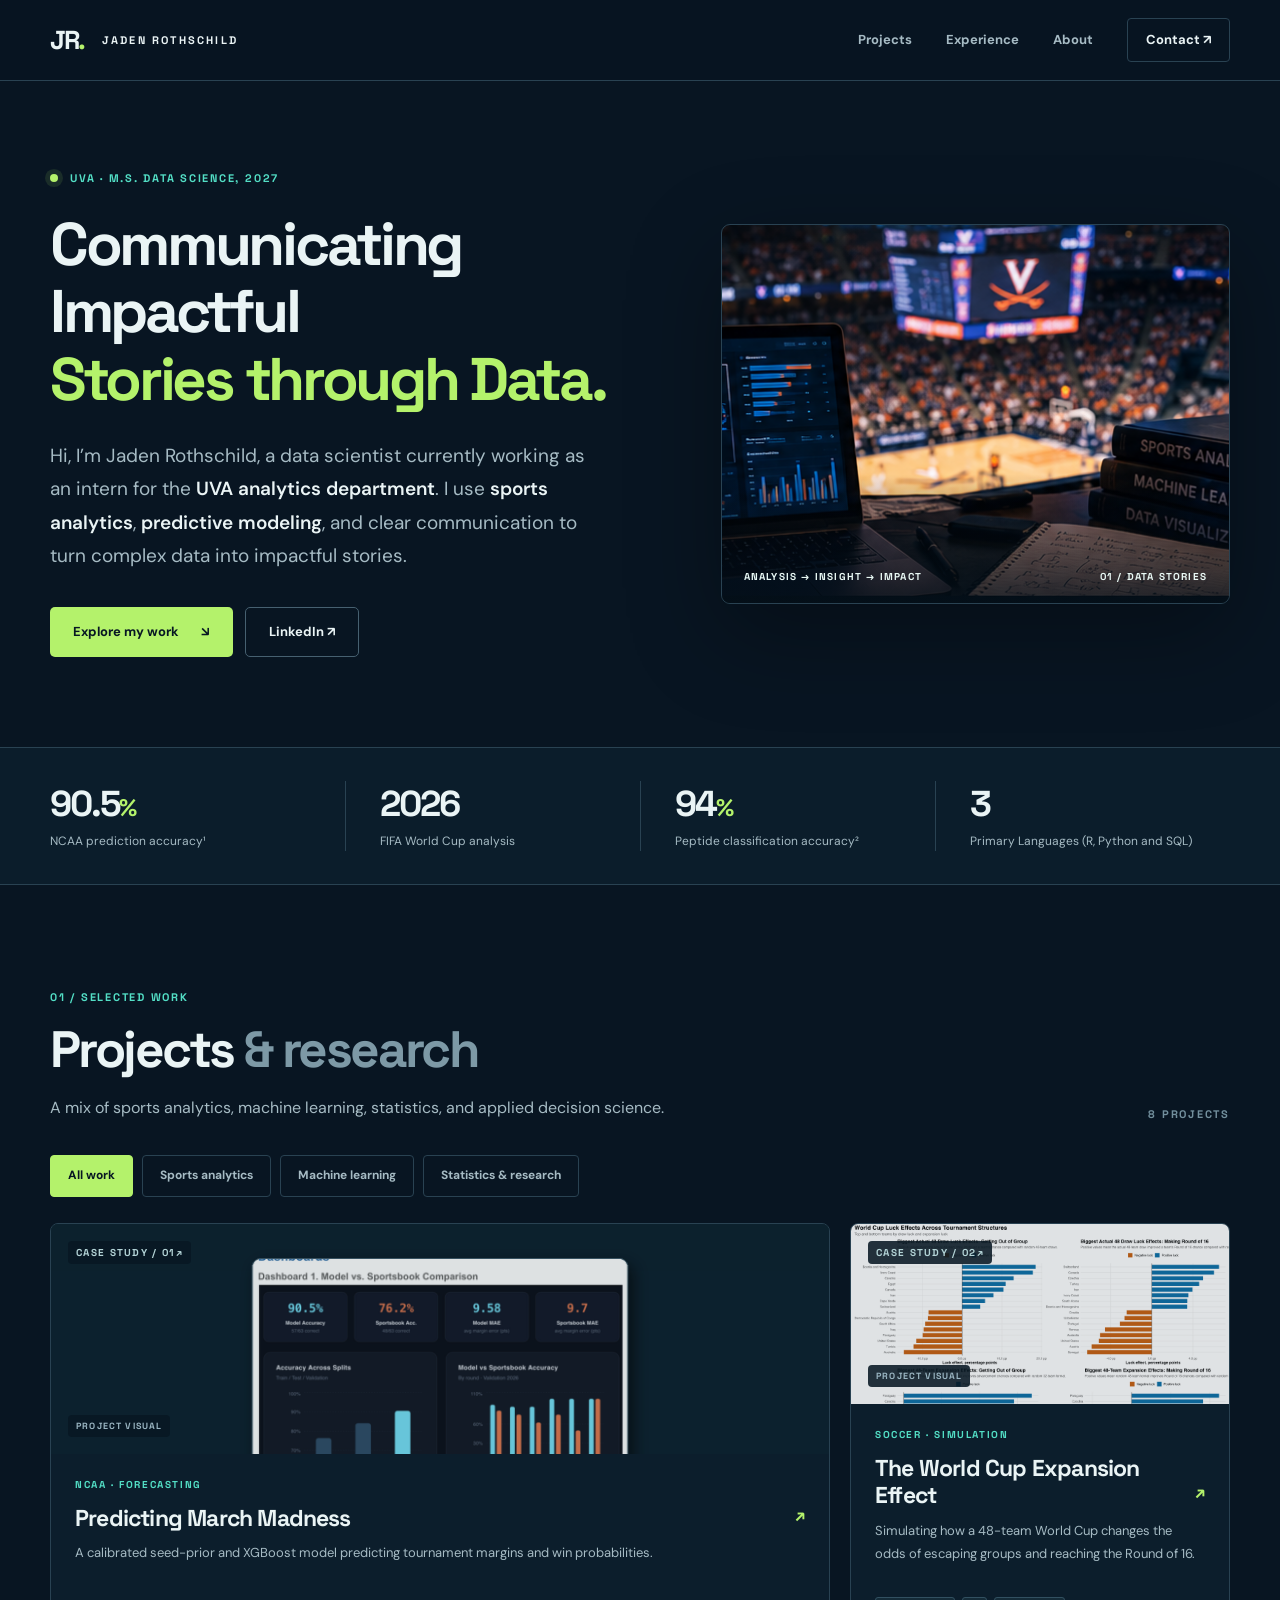
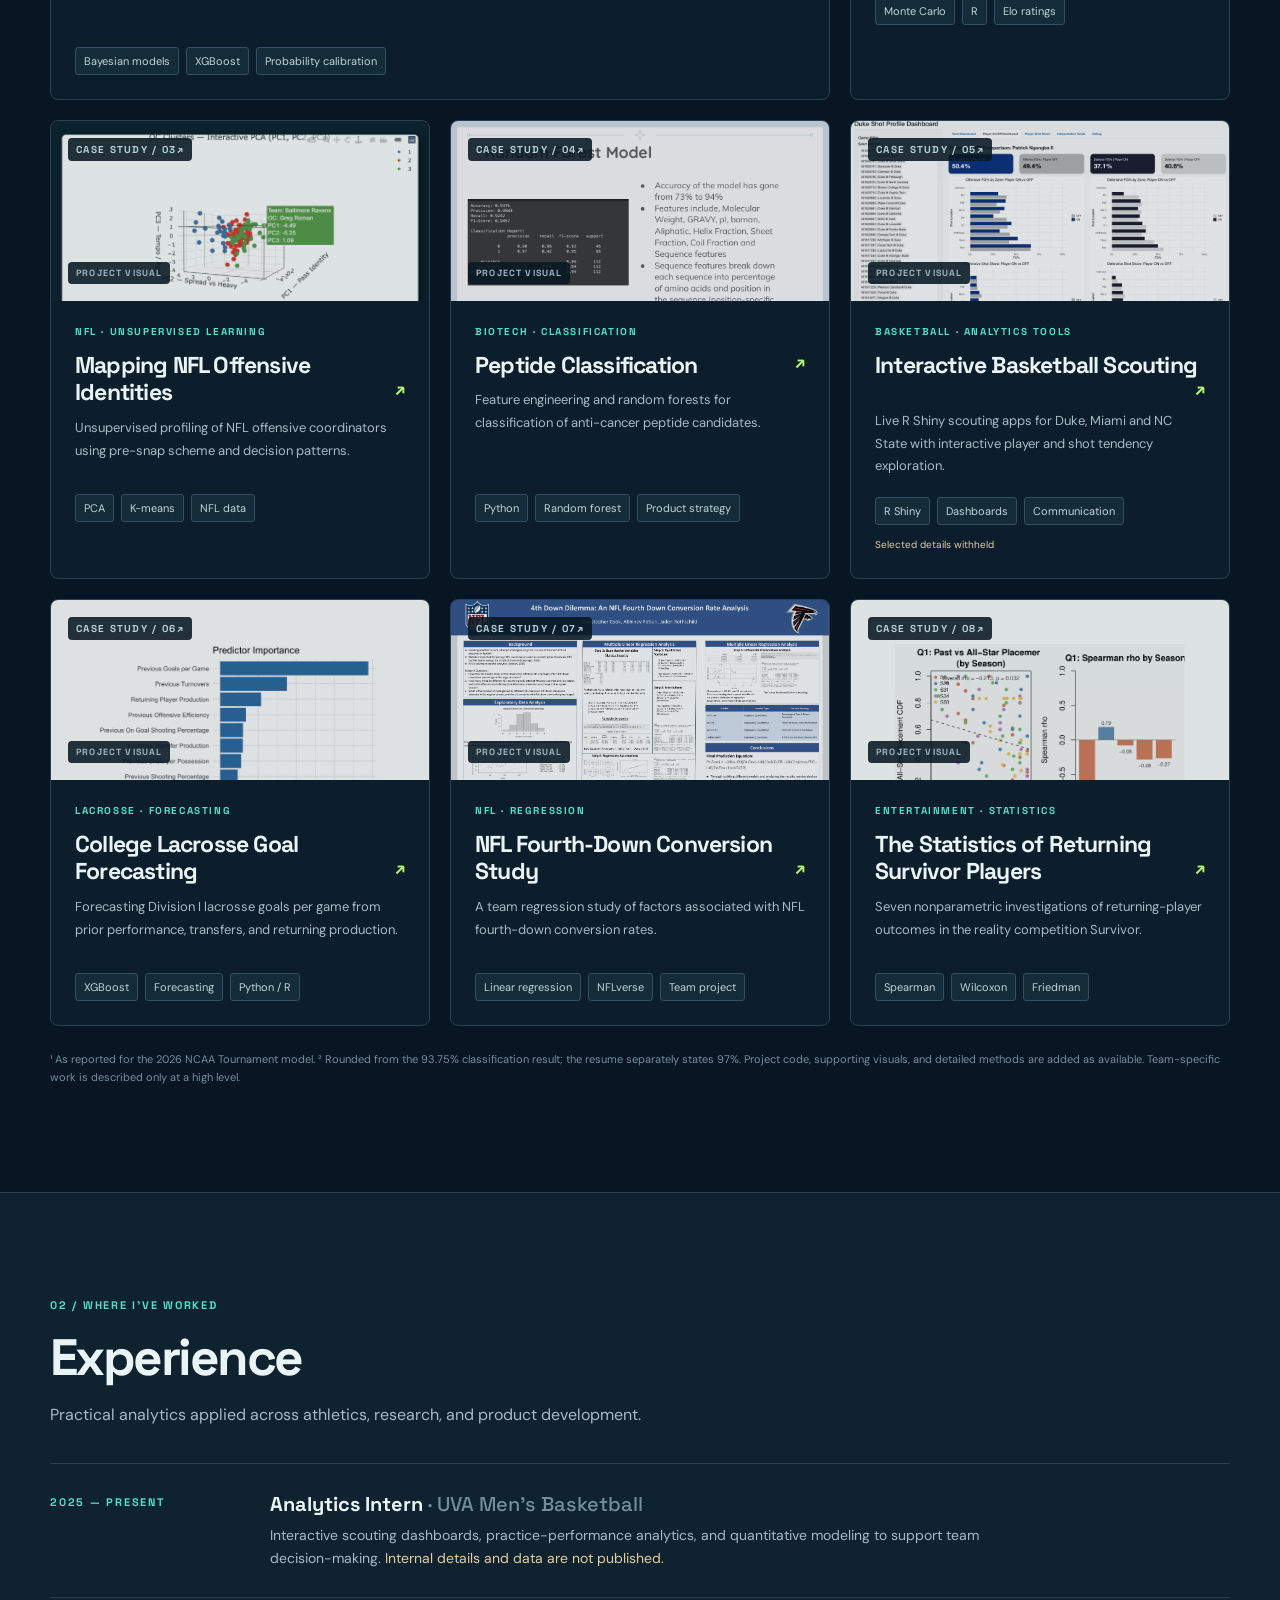
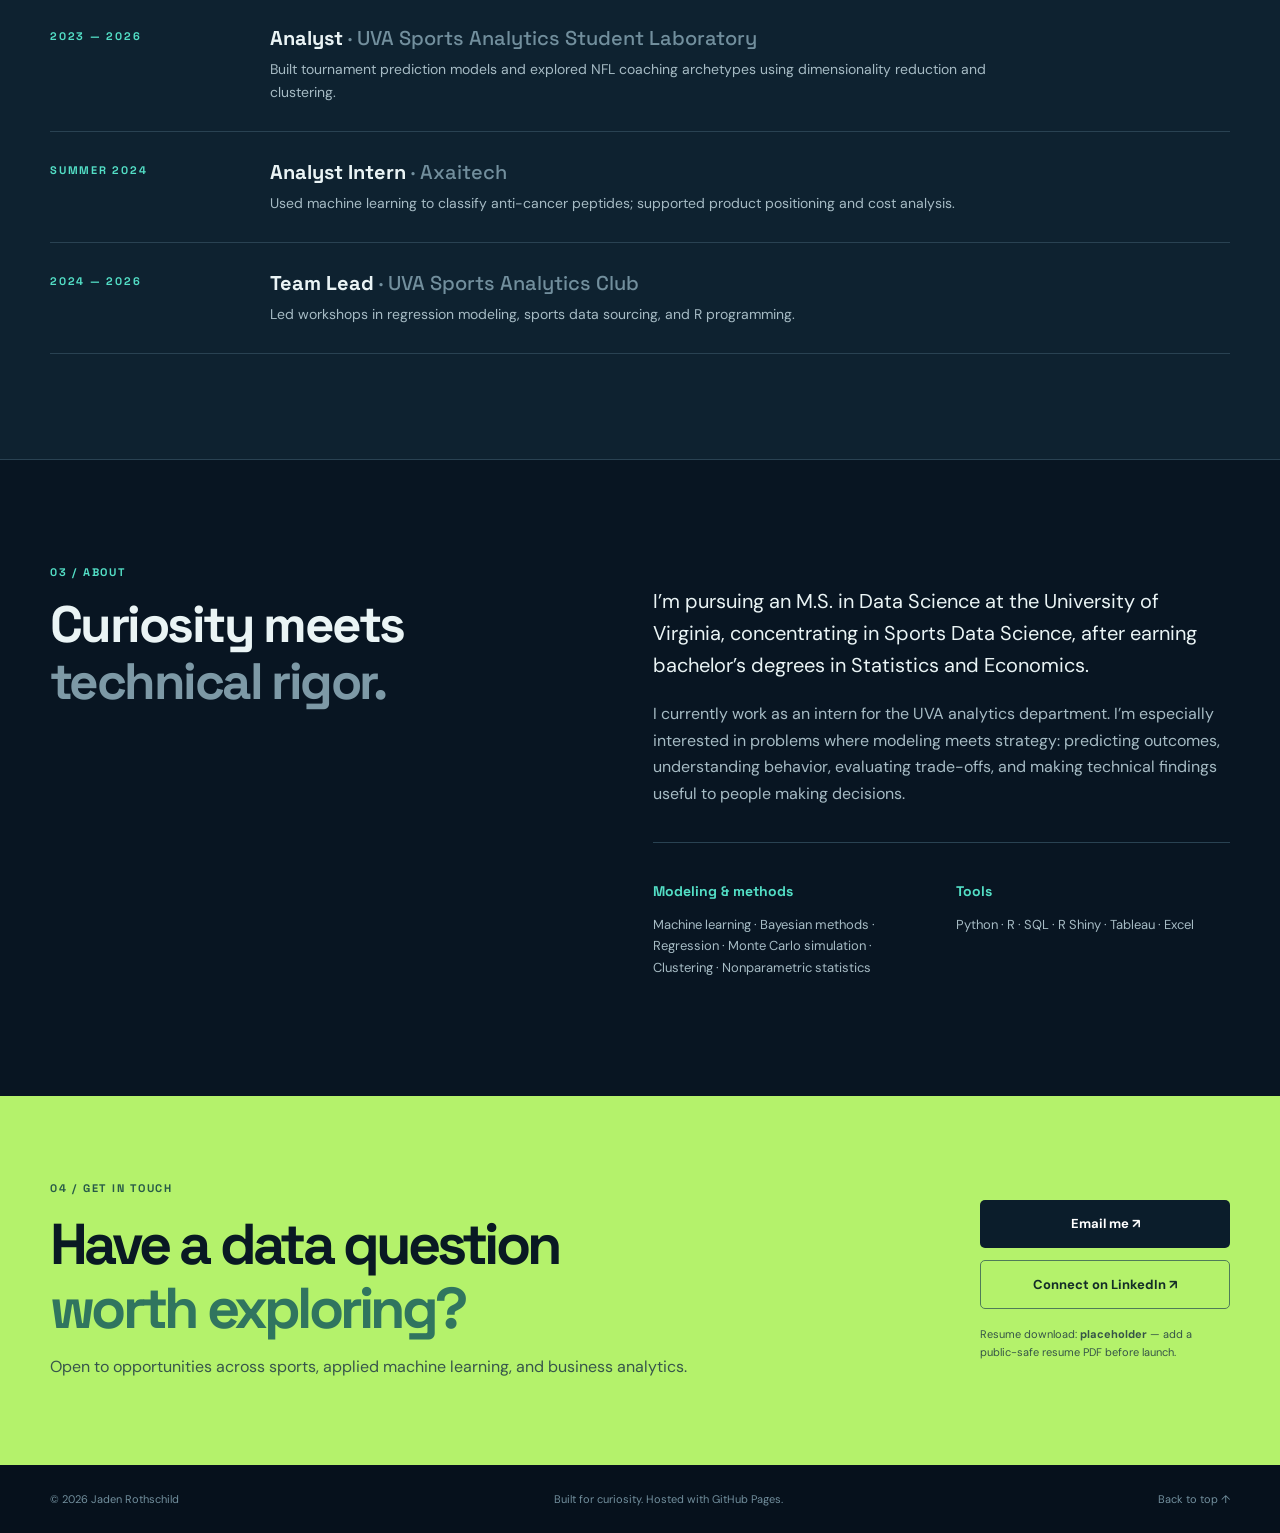
<file: index.html>
<!doctype html>
<html lang="en">
<head>
  <meta charset="utf-8"><meta name="viewport" content="width=device-width, initial-scale=1">
  <meta name="description" content="Jaden Rothschild — Communicating Impactful Stories through Data. Sports analytics, machine learning, and statistical storytelling.">
  <meta name="theme-color" content="#081522">
  <title>Jaden Rothschild — Data Science & Analytics</title>
  <link rel="stylesheet" href="assets/style.css"><script defer src="assets/projects.js"></script><script defer src="assets/site.js"></script>
</head>
<body>
 <a class="skip" href="#main">Skip to content</a>
 <header class="site-header"><div class="shell header-inner"><a class="brand" href="index.html" aria-label="Jaden Rothschild home"><span class="brand-mark">JR<span class="dot">.</span></span><span class="brand-name">JADEN ROTHSCHILD</span></a><button id="menu-toggle" class="menu-toggle" aria-expanded="false" aria-controls="nav">Menu <span aria-hidden="true">☰</span></button><nav id="nav" aria-label="Main navigation"><a href="#projects">Projects</a><a href="#experience">Experience</a><a href="#about">About</a><a class="nav-contact" href="#contact">Contact <span aria-hidden="true">↗</span></a></nav></div></header>
 <main id="main"><section class="hero shell"><div class="hero-copy"><div class="eyebrow"><span class="status-pulse"></span> UVA · M.S. DATA SCIENCE, 2027</div><h1>Communicating Impactful<br><em>Stories through Data.</em></h1><p class="lead">Hi, I’m Jaden Rothschild, a data scientist currently working as an intern for the <strong>UVA analytics department</strong>. I use <strong>sports analytics</strong>, <strong>predictive modeling</strong>, and clear communication to turn complex data into impactful stories.</p><div class="hero-actions"><a href="#projects" class="button primary">Explore my work <span aria-hidden="true">↘</span></a><a href="https://www.linkedin.com/in/jadenrothschild/" target="_blank" rel="noopener noreferrer" class="button outline">LinkedIn ↗</a></div></div><div class="hero-graphic hero-photo" role="img" aria-label="Sports analytics workspace with a basketball arena, laptop visualizations, and research notebook"><div class="hero-photo-label"><span>ANALYSIS → INSIGHT → IMPACT</span><span>01 / DATA STORIES</span></div></div></section>
 <section class="stat-strip"><div class="shell stat-inner"><div><strong>90.5<span>%</span></strong><span>NCAA prediction accuracy¹</span></div><div><strong>2026</strong><span>FIFA World Cup analysis</span></div><div><strong>94<span>%</span></strong><span>Peptide classification accuracy²</span></div><div><strong>3</strong><span>Primary Languages (R, Python and SQL)</span></div></div></section>
 <section id="projects" class="section shell"><div class="section-kicker">01 / SELECTED WORK</div><div class="section-heading"><div><h2>Projects <span class="muted">& research</span></h2><p>A mix of sports analytics, machine learning, statistics, and applied decision science.</p></div><span class="count-label" id="project-count"></span></div><div class="filter-controls" role="group" aria-label="Filter projects"><button class="filter active" data-filter="all" aria-pressed="true">All work</button><button class="filter" data-filter="Sports" aria-pressed="false">Sports analytics</button><button class="filter" data-filter="Machine Learning" aria-pressed="false">Machine learning</button><button class="filter" data-filter="Statistics" aria-pressed="false">Statistics & research</button></div><div id="project-grid" class="project-grid"></div><p class="disclosure">¹ As reported for the 2026 NCAA Tournament model. ² Rounded from the 93.75% classification result; the resume separately states 97%. Project code, supporting visuals, and detailed methods are added as available. Team-specific work is described only at a high level.</p></section>
 <section id="experience" class="section surface-section"><div class="shell"><div class="section-kicker">02 / WHERE I’VE WORKED</div><div class="section-heading"><div><h2>Experience</h2><p>Practical analytics applied across athletics, research, and product development.</p></div></div><div class="timeline"><article class="role"><div class="role-date">2025 — PRESENT</div><div><h3>Analytics Intern <span>· UVA Men’s Basketball</span></h3><p>Interactive scouting dashboards, practice-performance analytics, and quantitative modeling to support team decision-making. <span class="privacy">Internal details and data are not published.</span></p></div></article><article class="role"><div class="role-date">2023 — 2026</div><div><h3>Analyst <span>· UVA Sports Analytics Student Laboratory</span></h3><p>Built tournament prediction models and explored NFL coaching archetypes using dimensionality reduction and clustering.</p></div></article><article class="role"><div class="role-date">SUMMER 2024</div><div><h3>Analyst Intern <span>· Axaitech</span></h3><p>Used machine learning to classify anti-cancer peptides; supported product positioning and cost analysis.</p></div></article><article class="role"><div class="role-date">2024 — 2026</div><div><h3>Team Lead <span>· UVA Sports Analytics Club</span></h3><p>Led workshops in regression modeling, sports data sourcing, and R programming.</p></div></article></div></div></section>
 <section id="about" class="section shell about-grid"><div><div class="section-kicker">03 / ABOUT</div><h2>Curiosity meets<br><span class="muted">technical rigor.</span></h2></div><div><p class="about-lead">I’m pursuing an M.S. in Data Science at the University of Virginia, concentrating in Sports Data Science, after earning bachelor’s degrees in Statistics and Economics.</p><p>I currently work as an intern for the UVA analytics department. I’m especially interested in problems where modeling meets strategy: predicting outcomes, understanding behavior, evaluating trade-offs, and making technical findings useful to people making decisions.</p><div class="skill-groups"><div><h3>Modeling & methods</h3><p>Machine learning · Bayesian methods · Regression · Monte Carlo simulation · Clustering · Nonparametric statistics</p></div><div><h3>Tools</h3><p>Python · R · SQL · R Shiny · Tableau · Excel</p></div></div></div></section>
 <section id="contact" class="contact-section"><div class="shell contact-inner"><div><div class="section-kicker">04 / GET IN TOUCH</div><h2>Have a data question<br><em>worth exploring?</em></h2><p>Open to opportunities across sports, applied machine learning, and business analytics.</p></div><div class="contact-actions"><a class="button light" href="mailto:Nhh4su@virginia.edu">Email me ↗</a><a class="button dark-outline" href="https://www.linkedin.com/in/jadenrothschild/" target="_blank" rel="noopener noreferrer">Connect on LinkedIn ↗</a><span class="resume-note">Resume download: <strong>placeholder</strong> — add a public-safe resume PDF before launch.</span></div></div></section></main>
 <footer class="site-footer"><div class="shell footer-inner"><span>© <span id="year"></span> Jaden Rothschild</span><span>Built for curiosity. Hosted with GitHub Pages.</span><a href="#main">Back to top ↑</a></div></footer>
</body></html>
</file>
<file: assets/style.css>
@import url('https://fonts.googleapis.com/css2?family=DM+Sans:wght@400;500;600;700&family=Space+Grotesk:wght@400;500;600;700&display=swap');
:root{color-scheme:dark;--bg:#081522;--panel:#102433;--panel2:#142d3c;--text:#eaf4f5;--sub:#a6bbc4;--muted:#728f9d;--line:#294252;--accent:#b4f26b;--mint:#53dfc6;--max:1180px}*{box-sizing:border-box}html{scroll-behavior:smooth}body{margin:0;background:var(--bg);color:var(--text);font:16px/1.65 'DM Sans',Arial,sans-serif}a{color:inherit}button{font:inherit}::selection{background:var(--accent);color:var(--bg)}.shell{width:min(calc(100% - 72px),var(--max));margin:auto}.skip{position:absolute;left:-10000px;top:0;background:var(--accent);color:var(--bg);padding:10px;z-index:100}.skip:focus{left:10px}.site-header{border-bottom:1px solid var(--line);background:rgba(8,21,34,.95);position:sticky;top:0;z-index:20;backdrop-filter:blur(12px)}.header-inner,.brand,nav,.footer-inner{display:flex;align-items:center}.header-inner{min-height:80px;justify-content:space-between}.brand{text-decoration:none;gap:18px}.brand-mark{font-family:'Space Grotesk',sans-serif;font-size:26px;font-weight:700;letter-spacing:-.08em}.dot{color:var(--accent)}.brand-name{font:700 11px 'Space Grotesk',sans-serif;letter-spacing:.2em}nav{gap:34px}nav a{font-size:13px;font-weight:700;text-decoration:none;color:var(--sub)}nav a:hover,.back-link:hover{color:var(--accent)}nav .nav-contact{border:1px solid var(--line);padding:10px 18px;border-radius:4px;color:var(--text)}.menu-toggle{display:none}.hero{display:grid;grid-template-columns:1.1fr .9fr;align-items:center;gap:48px;min-height:645px;padding-top:90px;padding-bottom:90px}.eyebrow,.section-kicker,.graphic-top,.graphic-bottom,.count-label,.card-eyebrow,.role-date,.side-label,.placeholder-label{font:700 11px 'Space Grotesk',sans-serif;letter-spacing:.16em}.eyebrow{color:var(--mint);display:flex;align-items:center;gap:12px}.status-pulse{width:8px;height:8px;border-radius:100%;background:var(--accent);box-shadow:0 0 0 5px #b4f26b1b}.hero h1,.contact-inner h2{font:700 clamp(48px,6vw,84px)/1.1 'Space Grotesk',sans-serif;letter-spacing:-.065em;margin:26px 0}.hero h1 em,.contact-inner h2 em{color:var(--accent);font-style:normal}.lead{font-size:19px;color:var(--sub);max-width:540px;line-height:1.75}.lead strong{color:var(--text);font-weight:600}.hero-actions{display:flex;gap:12px;margin-top:35px;flex-wrap:wrap}.button{display:inline-flex;align-items:center;justify-content:center;gap:22px;border-radius:5px;padding:13px 23px;text-decoration:none;font-size:13px;font-weight:700;transition:transform .2s,background .2s;min-height:46px}.button:hover{transform:translateY(-2px)}.primary{background:var(--accent);color:#071723}.outline{border:1px solid #466070;color:var(--text)}.hero-graphic{background:linear-gradient(135deg,#102535,#071622);border:1px solid var(--line);border-radius:9px;box-shadow:0 30px 95px #0005;min-height:430px;padding:20px;display:flex;flex-direction:column;justify-content:space-between}.hero-graphic svg{max-width:100%;margin:12px 0}.graphic-top,.graphic-bottom{display:flex;justify-content:space-between;color:var(--muted);font-size:10px}.graphic-tick{color:var(--accent)}.stat-strip{border-block:1px solid var(--line);background:#0b1d2b}.stat-inner{display:grid;grid-template-columns:repeat(4,1fr);padding:33px 0}.stat-inner>div{padding-left:34px;border-left:1px solid var(--line);display:flex;flex-direction:column;gap:5px}.stat-inner>div:first-child{padding-left:0;border:0}.stat-inner strong{font:700 36px 'Space Grotesk';letter-spacing:-.06em}.stat-inner strong span{font-size:24px;color:var(--accent)}.stat-inner div>span{font-size:12px;color:var(--sub)}.section{padding-top:105px;padding-bottom:105px;scroll-margin-top:80px}.section-kicker{color:var(--mint);margin-bottom:18px}.section-heading{display:flex;justify-content:space-between;align-items:end;margin-bottom:34px;gap:25px}.section h2,.section-heading h2{font:700 clamp(34px,4vw,52px)/1.1 'Space Grotesk';letter-spacing:-.05em;margin:0 0 16px}.muted{color:#7d99a6}.section-heading p{max-width:650px;color:var(--sub);margin:0}.count-label{color:var(--muted);white-space:nowrap}.filter-controls{display:flex;flex-wrap:wrap;gap:9px;margin-bottom:26px}.filter{background:transparent;color:var(--sub);border:1px solid var(--line);border-radius:4px;font-size:12px;font-weight:700;padding:10px 17px;cursor:pointer}.filter:hover{color:var(--text);border-color:var(--mint)}.filter.active{background:var(--accent);color:#071723;border-color:var(--accent)}.project-grid{display:grid;grid-template-columns:repeat(3,minmax(0,1fr));gap:20px}.project-card{background:#0c1e2c;border:1px solid var(--line);border-radius:8px;overflow:hidden;transition:transform .2s,border-color .2s}.project-card:hover{transform:translateY(-5px);border-color:#719d8d}.project-card.featured:first-child{grid-column:span 2}.card-hit{display:block;text-decoration:none;height:100%}.project-visual{height:180px;background:#122d37;position:relative;padding:17px;overflow:hidden}.project-card.featured:first-child .project-visual{height:230px}.project-visual-1{background:#203341}.project-visual-2{background:#143236}.project-visual-3{background:#1c2b42}.project-visual-4{background:#213441}.visual-header,.visual-footer{display:flex;justify-content:space-between;color:#b4d4d7;font:700 10px 'Space Grotesk';letter-spacing:.13em;position:relative;z-index:1}.visual-footer{position:absolute;bottom:17px;left:17px;font-size:9px;color:#9ab5c2}.visual-art{position:absolute;inset:15px 22px;display:flex;align-items:center;justify-content:center}.visual-axes{position:absolute;inset:30px 12px;background:linear-gradient(0deg,transparent 48%,#ffffff11 49%,#ffffff11 50%,transparent 51%),linear-gradient(90deg,transparent 48%,#ffffff11 49%,#ffffff11 50%,transparent 51%);background-size:35px 35px;transform:rotate(-7deg)}.visual-orbit{position:absolute;border:1px solid #8ce0b877;border-radius:50%;width:160px;height:100px;transform:rotate(-27deg)}.orbit-two{transform:rotate(32deg);border-color:#c5db8177;width:230px;height:75px}.visual-center{color:var(--accent);font:700 44px 'Space Grotesk';letter-spacing:-.07em;text-shadow:0 5px 30px #03151a}.card-content{padding:24px;display:flex;flex-direction:column;min-height:245px}.card-eyebrow{color:var(--mint);font-size:10px}.card-content h3{font:700 23px/1.2 'Space Grotesk';letter-spacing:-.035em;margin:14px 0 10px}.card-arrow{float:right;font-size:17px;color:var(--accent)}.card-content p{color:var(--sub);font-size:13px;margin:0 0 19px;line-height:1.75}.tags{display:flex;flex-wrap:wrap;gap:7px;margin-top:auto}.tag{font-size:11px;color:#c2d5da;border:1px solid #325060;background:#142b38;border-radius:3px;padding:4px 8px}.card-note{font-size:10px;color:#ddce9f;margin-top:12px}.disclosure{font-size:11px;line-height:1.7;color:var(--muted);margin:24px 0 0}.surface-section{background:#0e2230;border-block:1px solid var(--line)}.timeline{border-top:1px solid var(--line)}.role{padding:27px 0;display:grid;grid-template-columns:190px 1fr;border-bottom:1px solid var(--line);gap:30px}.role-date{color:var(--mint);padding-top:4px}.role h3{font:700 20px 'Space Grotesk';margin:0 0 7px}.role h3 span{color:var(--muted);font-weight:500}.role p{color:var(--sub);font-size:14px;margin:0;max-width:720px}.privacy{color:#e4ce9d}.about-grid{display:grid;grid-template-columns:.95fr 1.05fr;gap:80px}.about-grid>div>p{color:var(--sub)}.about-lead{font-size:20px;line-height:1.6;color:var(--text)!important}.skill-groups{display:grid;grid-template-columns:1fr 1fr;gap:30px;margin-top:35px;padding-top:25px;border-top:1px solid var(--line)}.skill-groups h3{font:700 14px 'Space Grotesk';color:var(--mint)}.skill-groups p{font-size:13px;color:var(--sub)}.contact-section{background:var(--accent);color:#091923}.contact-inner{padding:85px 0;display:flex;justify-content:space-between;gap:65px;align-items:center}.contact-inner .section-kicker{color:#285b48}.contact-inner h2{font-size:clamp(40px,4.5vw,62px);margin:14px 0}.contact-inner h2 em{color:#30755f}.contact-inner p{color:#37564b;margin:0}.contact-actions{display:flex;flex-direction:column;gap:12px;min-width:235px}.light{background:#0b1d2b;color:white}.dark-outline{border:1px solid #4f7c58;color:#132d27}.resume-note{font-size:11px;max-width:250px;line-height:1.6;color:#355447;margin-top:5px}.site-footer{background:#06111c}.footer-inner{justify-content:space-between;gap:15px;padding:25px 0;font-size:11px;color:var(--muted)}.footer-inner a{text-decoration:none}.detail-shell{padding:60px 0 110px}.back-link{text-decoration:none;font-size:13px;font-weight:700;color:var(--sub);display:inline-block;margin-bottom:55px}.detail-heading{max-width:850px;margin-bottom:42px}.detail-heading h1{font:700 clamp(42px,6vw,76px)/1.09 'Space Grotesk';letter-spacing:-.06em;margin:18px 0}.detail-heading>p{font-size:20px;color:var(--sub);max-width:760px}.detail-heading .tags{margin-top:25px}.detail-hero-visual{background:#102b39;border:1px solid var(--line);border-radius:8px;height:350px;overflow:hidden}.placeholder-graph{height:100%;position:relative;display:flex;flex-direction:column;align-items:center;justify-content:flex-end;padding:25px;text-align:center}.placeholder-graph svg{position:absolute;inset:14% 5% auto;width:90%;height:64%;opacity:.6}.placeholder-label{position:absolute;top:22px;left:25px;color:var(--mint)}.placeholder-graph strong{font:700 21px 'Space Grotesk';position:relative}.placeholder-graph span:last-child{color:var(--sub);font-size:12px;position:relative}.detail-metrics{display:flex;gap:22px;border-bottom:1px solid var(--line);padding:34px 0}.detail-metric{display:flex;flex-direction:column;min-width:150px}.detail-metric strong{font:700 31px 'Space Grotesk';color:var(--accent)}.detail-metric span{font-size:12px;color:var(--sub)}.case-grid{display:grid;grid-template-columns:240px 1fr;gap:80px;margin-top:58px}.case-sidebar{border-top:1px solid var(--line);align-self:start}.side-label{display:block;margin:20px 0;color:var(--mint)}.case-sidebar div{display:flex;flex-direction:column;padding:14px 0;border-bottom:1px solid var(--line);gap:3px}.case-sidebar strong{font-size:12px}.case-sidebar span{font-size:12px;color:var(--sub)}.case-sidebar a{color:var(--accent)}.case-body section{margin-bottom:48px}.case-body h2{font:700 25px 'Space Grotesk';margin:0 0 12px}.case-body p{color:var(--sub);max-width:710px;font-size:16px}.placeholder-panel{border-left:3px solid var(--accent);padding-left:25px}.private-note{border:1px solid #6a654b;padding:15px;border-radius:5px;color:#dbcfa5!important;font-size:13px!important}.detail-bottom{display:flex;gap:12px;margin-top:40px}.detail-missing{padding:100px 0}.detail-missing h1{font:700 45px 'Space Grotesk'}
@media(max-width:970px){.hero{grid-template-columns:1fr;min-height:unset;padding-top:75px}.hero-graphic{max-width:650px;width:100%;margin:auto}.project-grid{grid-template-columns:repeat(2,minmax(0,1fr))}.about-grid{gap:35px}.contact-inner{gap:30px}}@media(max-width:680px){.shell{width:min(calc(100% - 36px),var(--max))}.header-inner{min-height:65px}.brand-name{font-size:9px}.menu-toggle{display:block;background:transparent;border:1px solid var(--line);color:var(--text);padding:7px 11px;border-radius:4px}header nav{display:none;position:absolute;top:64px;left:0;right:0;background:#0d202c;flex-direction:column;padding:22px;gap:16px;border-bottom:1px solid var(--line)}header nav.open{display:flex}.hero{padding:65px 0}.hero h1{font-size:clamp(47px,11vw,70px)}.hero-graphic{min-height:330px}.lead{font-size:17px}.stat-inner{grid-template-columns:1fr 1fr;gap:20px}.stat-inner>div:nth-child(3){padding-left:0;border:0}.stat-inner strong{font-size:29px}.stat-inner div>span{font-size:11px}.section{padding-top:65px;padding-bottom:65px}.section-heading{align-items:start}.count-label{display:none}.project-grid{grid-template-columns:1fr}.project-card.featured:first-child{grid-column:auto}.project-card.featured:first-child .project-visual{height:180px}.role{grid-template-columns:1fr;gap:8px}.about-grid{grid-template-columns:1fr}.skill-groups{grid-template-columns:1fr;gap:10px}.contact-inner{flex-direction:column;align-items:start;padding:65px 0}.contact-actions{width:100%}.footer-inner{flex-wrap:wrap}.case-grid{grid-template-columns:1fr;gap:30px}.detail-shell{padding-top:30px}.back-link{margin-bottom:35px}.detail-hero-visual{height:270px}.detail-bottom{flex-wrap:wrap}.detail-metrics{flex-wrap:wrap}}
@media(prefers-reduced-motion:reduce){html{scroll-behavior:auto}*,*:before,*:after{transition:none!important}}

/* Public project charts: replace visual:null with visual:"../assets/chart.png" in projects.js. */
.case-figure{margin:0;padding:24px;background:#0d2230;border:1px solid #294253;border-radius:20px}
.case-figure img{display:block;width:100%;max-height:630px;object-fit:contain;border-radius:12px}
.case-figure figcaption{color:#9ab1bd;font-size:12px;margin-top:12px;letter-spacing:.05em}

.card-cover{position:absolute;inset:0;width:100%;height:100%;object-fit:cover;object-position:top;background:#e9eef0;opacity:.86;filter:saturate(.87)}.project-visual:has(.card-cover) .visual-header,.project-visual:has(.card-cover) .visual-footer{background:#071723df;border-radius:4px;padding:5px 8px;width:max-content;max-width:95%}.detail-hero-visual:has(.case-figure){height:auto;min-height:300px}.case-figure img{max-height:560px}.dashboard-links{display:flex;gap:12px;flex-wrap:wrap}

/* Updated hero image & storytelling headline */
.hero h1{font-size:clamp(39px,4.7vw,66px);line-height:1.12;letter-spacing:-.055em}
.hero-photo{background:#102433 url('hero-data-story.png') center center / cover no-repeat;overflow:hidden;padding:0;min-height:380px;position:relative}
.hero-photo::after{content:"";position:absolute;inset:0;background:linear-gradient(0deg,rgba(3,15,25,.82),transparent 34%)}
.hero-photo-label{position:absolute;left:22px;right:22px;bottom:20px;z-index:2;display:flex;justify-content:space-between;gap:10px;font:700 10px 'Space Grotesk',sans-serif;letter-spacing:.12em;color:#e9f9f5}
@media(max-width:680px){.hero h1{font-size:clamp(38px,9vw,56px)}.hero-photo{min-height:300px}.hero-photo-label{font-size:8px}}
</file>
